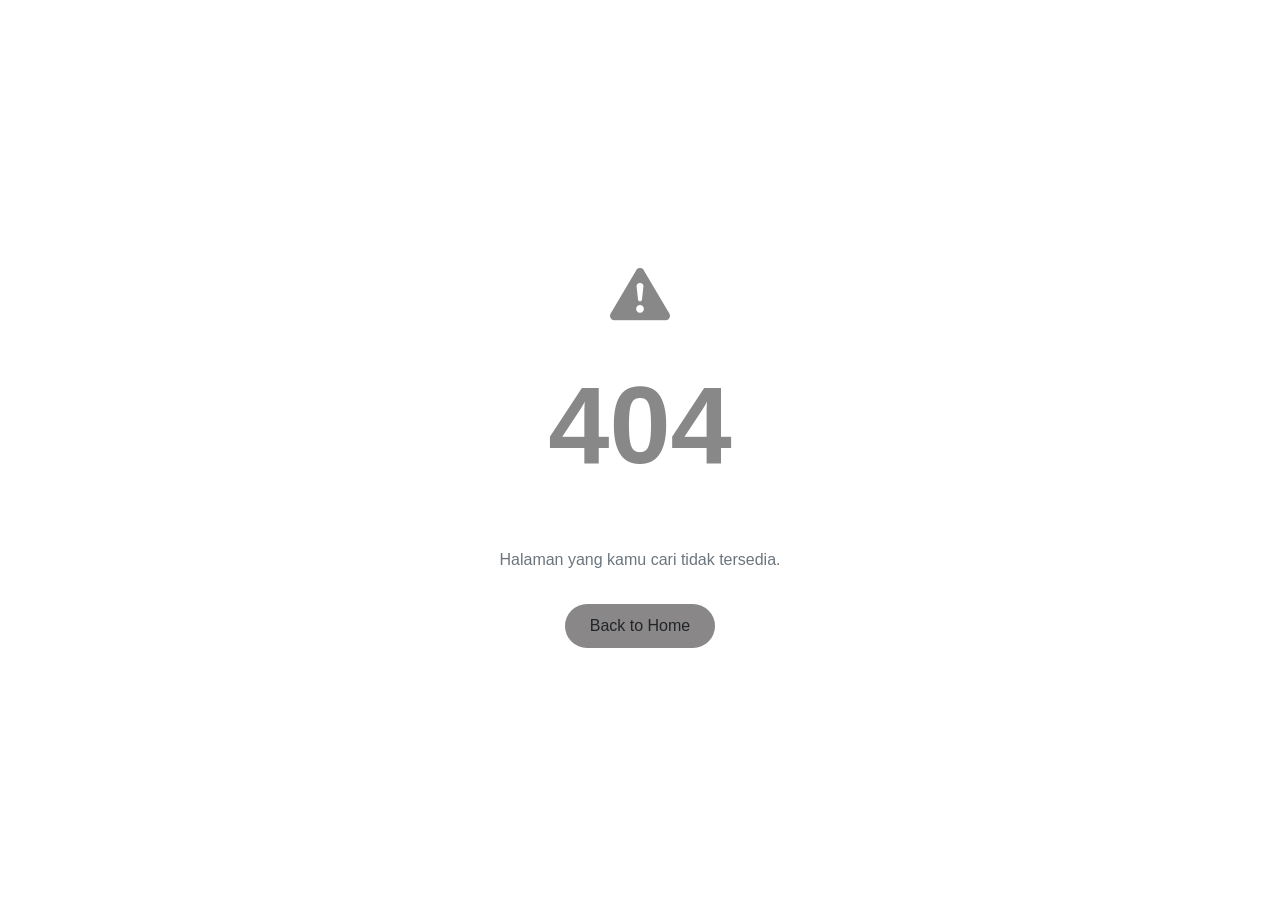
<file: eror.html>
<!DOCTYPE html>
<html lang="en">
<head>
<meta charset="UTF-8">
<meta name="viewport" content="width=device-width, initial-scale=1.0">
<title>404 Error</title>
<link href="https://cdn.jsdelivr.net/npm/bootstrap@5.3.0/dist/css/bootstrap.min.css" rel="stylesheet">
<link href="https://cdn.jsdelivr.net/npm/bootstrap-icons/font/bootstrap-icons.css" rel="stylesheet">
<script src="https://cdn.jsdelivr.net/npm/bootstrap@5.3.0/dist/js/bootstrap.bundle.min.js"></script>

<style>
body {
  height: 100vh;
  display: flex;
  justify-content: center;
  align-items: center;
  background: #ffffff;
  color: white;
  text-align: center;
  font-family: sans-serif;
}
.error-box {
  max-width: 500px;
}
.error-code {
  font-size: 110px;
  font-weight: bold;
  color: #6e6c6ccf;
}
.error-icon {
  font-size: 60px;
  color: #6e6c6ccf;
}
.btn-danger-custom {
  background: #6e6c6ccf;
  border: none;
  border-radius: 30px;
  padding: 10px 25px;
}
.btn-danger-custom:hover {
  background: #6e6c6ccf;
}
</style>
</head>
<body>
<div class="error-box">
  <div class="error-icon">
    <i class="bi bi-exclamation-triangle-fill"></i>
  </div>
  <div class="error-code">404</div>
  <h3>Page Not Found</h3>
  <p class="text-secondary">Halaman yang kamu cari tidak tersedia.</p>
  <a href="index.html" class="btn btn-danger-custom mt-3">
    Back to Home
  </a>
</div>
</body>
</html>
</file>
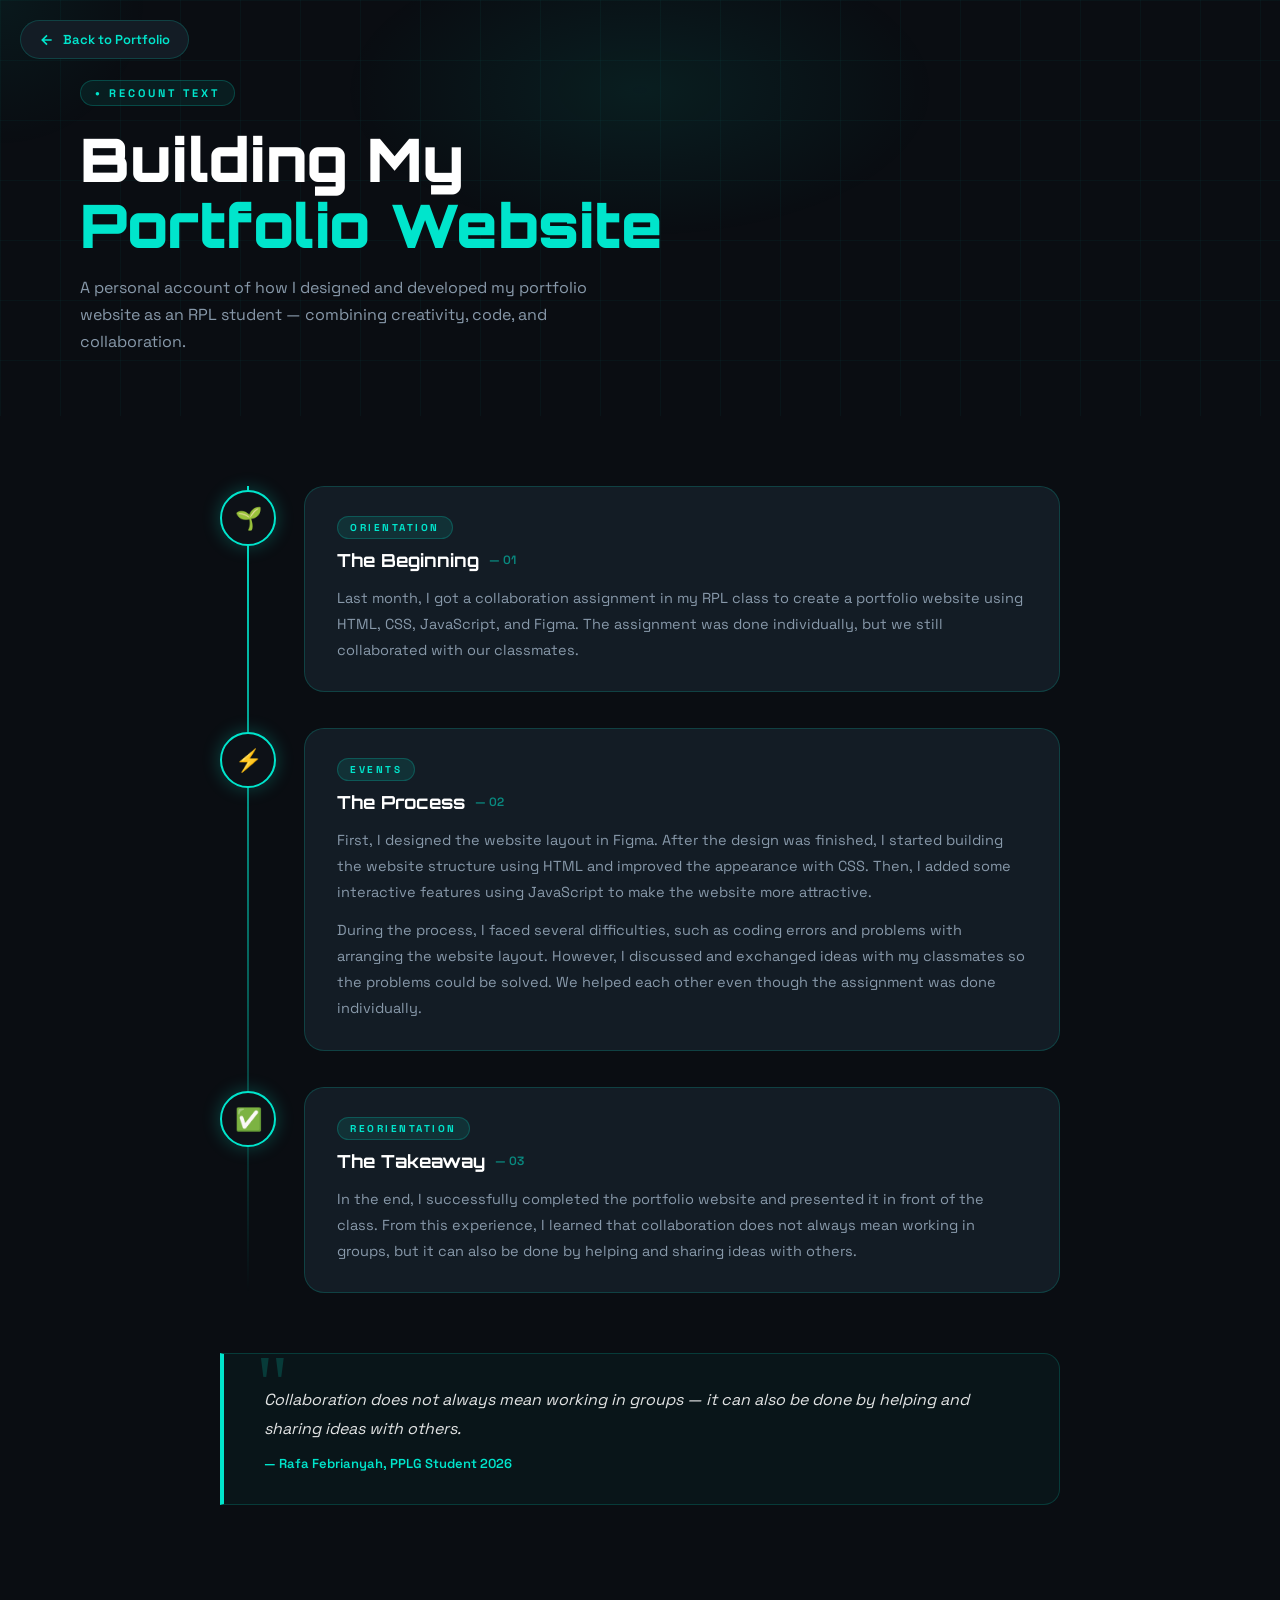
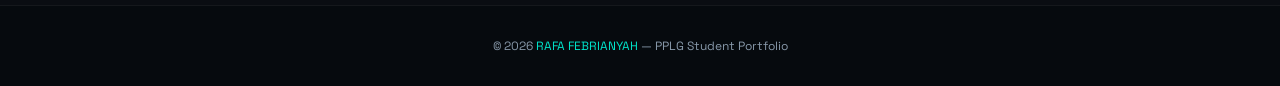
<file: experience.html>
<!DOCTYPE html>
<html lang="id">
<head>
<meta charset="UTF-8">
<meta name="viewport" content="width=device-width, initial-scale=1.0">
<title>My Experience | Rafa Febrianyah</title>
<link href="https://fonts.googleapis.com/css2?family=Orbitron:wght@400;700;900&family=Space+Grotesk:wght@300;400;500;600;700&display=swap" rel="stylesheet">
<style>
  :root {
    --bg:        #0a0d12;
    --bg2:       #0d1117;
    --cyan:      #00e5cc;
    --cyan2:     #00bfa5;
    --white:     #ffffff;
    --gray:      #8899aa;
    --card-bg:   #131c25;
    --card-border: rgba(0,229,204,0.18);
  }

  *, *::before, *::after { margin:0; padding:0; box-sizing:border-box; }
  html { scroll-behavior: smooth; }

  body {
    background: var(--bg);
    color: var(--white);
    font-family: 'Space Grotesk', sans-serif;
    min-height: 100vh;
    overflow-x: hidden;
  }

  /* ---- SCROLL PROGRESS ---- */
  #scroll-progress {
    position: fixed; top:0; left:0;
    height: 2px;
    background: linear-gradient(90deg, var(--cyan), #0066ff, var(--cyan));
    background-size: 200% 100%;
    z-index: 9999; width: 0%;
    box-shadow: 0 0 10px rgba(0,229,204,0.7);
    animation: shimmer 2s linear infinite;
    transition: width 0.1s linear;
  }
  @keyframes shimmer { 0%{background-position:0%} 100%{background-position:200%} }

  /* ---- CURSOR GLOW ---- */
  #cursor-glow {
    position: fixed; width:300px; height:300px; border-radius:50%;
    background: radial-gradient(circle, rgba(0,229,204,0.055) 0%, transparent 70%);
    pointer-events:none; z-index:0;
    transform:translate(-50%,-50%);
    transition: left 0.13s ease, top 0.13s ease;
  }

  /* ---- BACK BUTTON ---- */
  .back-btn {
    position: fixed;
    top: 20px; left: 20px;
    z-index: 500;
    display: flex; align-items: center; gap: 8px;
    background: var(--card-bg);
    border: 1px solid var(--card-border);
    color: var(--cyan);
    text-decoration: none;
    padding: 10px 18px;
    border-radius: 50px;
    font-size: 13px;
    font-weight: 600;
    font-family: 'Space Grotesk', sans-serif;
    transition: all 0.3s cubic-bezier(0.22,1,0.36,1);
    backdrop-filter: blur(8px);
  }
  .back-btn:hover {
    background: rgba(0,229,204,0.1);
    border-color: var(--cyan);
    transform: translateX(-4px);
    box-shadow: 0 0 18px rgba(0,229,204,0.2);
  }
  .back-btn svg { width:16px; height:16px; flex-shrink:0; }

  /* ---- HERO AREA ---- */
  .exp-hero {
    position: relative;
    min-height: 42vh;
    display: flex;
    align-items: flex-end;
    padding: 80px 80px 60px;
    overflow: hidden;
  }

  .exp-hero-grid {
    position: absolute; inset:0;
    background-image:
      linear-gradient(rgba(0,229,204,0.04) 1px, transparent 1px),
      linear-gradient(90deg, rgba(0,229,204,0.04) 1px, transparent 1px);
    background-size: 60px 60px;
    animation: gridBreathe 5s ease-in-out infinite;
    pointer-events: none;
  }
  @keyframes gridBreathe { 0%,100%{opacity:1} 50%{opacity:0.4} }

  .exp-hero-glow {
    position: absolute;
    top: -60px; left: 50%;
    transform: translateX(-50%);
    width: 600px; height: 300px;
    background: radial-gradient(ellipse, rgba(0,229,204,0.08) 0%, transparent 70%);
    pointer-events: none;
  }

  /* floating particles */
  .exp-particles { position:absolute; inset:0; pointer-events:none; overflow:hidden; }
  .exp-particles span {
    position: absolute; width:2px; height:2px;
    background: var(--cyan); border-radius:50%; opacity:0;
    animation: pdrift var(--dur,9s) var(--delay,0s) ease-in-out infinite;
  }
  @keyframes pdrift {
    0%   { opacity:0; transform:translateY(0) scale(0); }
    8%   { opacity:0.8; transform:translateY(-15px) scale(1); }
    90%  { opacity:0.2; }
    100% { opacity:0; transform:translateY(-200px) scale(0.4); }
  }

  .exp-hero-content { position:relative; z-index:1; }

  .exp-tag {
    display: inline-flex; align-items: center; gap: 6px;
    font-size: 11px; font-weight: 700; letter-spacing: 3px;
    text-transform: uppercase; color: var(--cyan);
    background: rgba(0,229,204,0.08);
    border: 1px solid rgba(0,229,204,0.22);
    border-radius: 20px; padding: 5px 14px;
    margin-bottom: 20px;
    animation: fadeUp 0.6s ease both;
  }
  .exp-tag::before { content:'●'; font-size:8px; animation: blink 2s ease-in-out infinite; }
  @keyframes blink { 0%,100%{opacity:1} 50%{opacity:0.2} }

  .exp-hero h1 {
    font-family: 'Orbitron', sans-serif;
    font-size: clamp(32px, 5vw, 60px);
    font-weight: 900;
    line-height: 1.1;
    margin-bottom: 16px;
    animation: fadeUp 0.7s 0.1s ease both;
  }
  .exp-hero h1 span { color: var(--cyan); }

  .exp-hero p {
    font-size: 16px; color: var(--gray);
    max-width: 520px; line-height: 1.7;
    animation: fadeUp 0.7s 0.2s ease both;
  }

  @keyframes fadeUp {
    from { opacity:0; transform:translateY(28px); }
    to   { opacity:1; transform:translateY(0); }
  }

  /* ---- MAIN CONTENT ---- */
  .exp-body {
    padding: 70px 80px 100px;
    position: relative; z-index: 1;
    max-width: 1000px;
    margin: 0 auto;
  }

  /* ---- TIMELINE ---- */
  .timeline {
    position: relative;
    display: flex;
    flex-direction: column;
    gap: 36px;
  }
  .timeline::before {
    content: '';
    position: absolute;
    left: 27px; top:0; bottom:0;
    width: 2px;
    background: linear-gradient(to bottom,
      var(--cyan) 0%,
      rgba(0,229,204,0.4) 60%,
      transparent 100%);
  }

  /* ---- CARD ---- */
  .t-card {
    display: flex;
    gap: 0;
    position: relative;
    opacity: 0;
    transform: translateY(40px);
    transition: opacity 0.7s cubic-bezier(0.22,1,0.36,1),
                transform 0.7s cubic-bezier(0.22,1,0.36,1);
  }
  .t-card.visible { opacity:1; transform:none; }
  .t-card:nth-child(1) { transition-delay: 0.05s; }
  .t-card:nth-child(2) { transition-delay: 0.15s; }
  .t-card:nth-child(3) { transition-delay: 0.25s; }

  .t-dot {
    flex-shrink: 0;
    width: 56px; height: 56px;
    border-radius: 50%;
    display: flex; align-items: center; justify-content: center;
    font-size: 22px;
    border: 2px solid var(--cyan);
    background: var(--bg2);
    box-shadow: 0 0 18px rgba(0,229,204,0.28);
    position: relative; z-index: 2;
    margin-right: 28px;
    flex-shrink: 0;
    align-self: flex-start;
    margin-top: 4px;
    transition: box-shadow 0.3s, transform 0.3s;
  }
  .t-card:hover .t-dot {
    box-shadow: 0 0 28px rgba(0,229,204,0.55);
    transform: scale(1.08);
  }

  .t-content {
    flex: 1;
    background: var(--card-bg);
    border: 1px solid var(--card-border);
    border-radius: 20px;
    padding: 28px 32px;
    position: relative;
    overflow: hidden;
    transition: transform 0.35s cubic-bezier(0.22,1,0.36,1),
                box-shadow 0.35s ease,
                border-color 0.3s;
  }
  .t-content::before {
    content: '';
    position: absolute;
    top: -50%; left: -60%;
    width: 40%; height: 200%;
    background: linear-gradient(105deg,transparent 40%,rgba(0,229,204,0.07) 50%,transparent 60%);
    transform: skewX(-20deg);
    transition: left 0.65s ease;
    pointer-events: none;
  }
  .t-card:hover .t-content {
    transform: translateX(5px);
    box-shadow: 0 14px 40px rgba(0,229,204,0.1);
    border-color: rgba(0,229,204,0.38);
  }
  .t-card:hover .t-content::before { left: 120%; }

  /* arrow pointer */
  .t-content::after {
    content: '';
    position: absolute;
    left: -10px; top: 24px;
    width: 0; height: 0;
    border-top: 9px solid transparent;
    border-bottom: 9px solid transparent;
    border-right: 10px solid var(--card-bg);
    filter: drop-shadow(-2px 0 0 var(--card-border));
  }

  .t-badge {
    display: inline-block;
    font-size: 10px; font-weight: 700;
    letter-spacing: 2.5px; text-transform: uppercase;
    color: var(--cyan);
    background: rgba(0,229,204,0.1);
    border: 1px solid rgba(0,229,204,0.22);
    border-radius: 20px;
    padding: 4px 12px;
    margin-bottom: 10px;
  }

  .t-content h3 {
    font-family: 'Orbitron', sans-serif;
    font-size: 18px; font-weight: 700;
    margin-bottom: 14px;
    display: flex; align-items: center; gap: 10px;
  }
  .t-num {
    font-size: 12px; color: var(--cyan);
    opacity: 0.55; font-family: 'Space Grotesk', sans-serif;
    font-weight: 600;
  }

  .t-content p {
    color: var(--gray);
    font-size: 14.5px;
    line-height: 1.8;
  }
  .t-content p + p { margin-top: 12px; }

  /* ---- HIGHLIGHT QUOTE ---- */
  .exp-quote {
    margin: 60px 0 0;
    padding: 32px 40px;
    background: rgba(0,229,204,0.04);
    border: 1px solid rgba(0,229,204,0.18);
    border-left: 4px solid var(--cyan);
    border-radius: 0 16px 16px 0;
    position: relative;
    opacity: 0;
    transform: translateY(30px);
    transition: opacity 0.7s 0.3s ease, transform 0.7s 0.3s ease;
  }
  .exp-quote.visible { opacity:1; transform:none; }
  .exp-quote::before {
    content: '"';
    position: absolute;
    top: -10px; left: 32px;
    font-size: 80px;
    font-family: Georgia, serif;
    color: var(--cyan);
    opacity: 0.18;
    line-height: 1;
  }
  .exp-quote p {
    font-size: 16px;
    font-style: italic;
    color: var(--white);
    line-height: 1.8;
    opacity: 0.88;
  }
  .exp-quote cite {
    display: block;
    margin-top: 12px;
    font-size: 13px;
    color: var(--cyan);
    font-style: normal;
    font-weight: 600;
  }

  /* ---- FOOTER ---- */
  .exp-footer {
    text-align: center;
    padding: 32px 40px;
    border-top: 1px solid rgba(255,255,255,0.06);
    background: #060a0e;
    font-size: 12px;
    color: var(--gray);
  }
  .exp-footer span { color: var(--cyan); }

  /* ---- REVEAL ---- */
  .reveal {
    opacity: 0;
    transform: translateY(36px);
    transition: opacity 0.75s cubic-bezier(0.22,1,0.36,1),
                transform 0.75s cubic-bezier(0.22,1,0.36,1);
  }
  .reveal.visible { opacity:1; transform:none; }

  /* ---- RESPONSIVE ---- */
  @media (max-width: 768px) {
    .exp-hero  { padding: 80px 24px 48px; }
    .exp-body  { padding: 48px 24px 80px; }
    .t-dot     { width:44px; height:44px; font-size:18px; margin-right:18px; }
    .t-content { padding:20px 22px; }
    .timeline::before { left:21px; }
    .exp-quote { padding:22px 24px; margin-top:40px; }
  }
</style>
</head>
<body>

<!-- Scroll Progress -->
<div id="scroll-progress"></div>
<!-- Cursor Glow -->
<div id="cursor-glow"></div>

<!-- Back Button -->
<a href="index.html" class="back-btn">
  <svg viewBox="0 0 24 24" fill="none" stroke="currentColor" stroke-width="2.5">
    <path d="M19 12H5M12 5l-7 7 7 7"/>
  </svg>
  Back to Portfolio
</a>

<!-- HERO -->
<div class="exp-hero">
  <div class="exp-hero-grid"></div>
  <div class="exp-hero-glow"></div>
  <div class="exp-particles" id="expParticles"></div>
  <div class="exp-hero-content">
    <div class="exp-tag">Recount Text</div>
    <h1>Building My<br><span>Portfolio Website</span></h1>
    <p>A personal account of how I designed and developed my portfolio website as an RPL student — combining creativity, code, and collaboration.</p>
  </div>
</div>

<!-- BODY -->
<div class="exp-body">

  <div class="timeline">

    <!-- 01 ORIENTATION -->
    <div class="t-card">
      <div class="t-dot">🌱</div>
      <div class="t-content">
        <span class="t-badge">Orientation</span>
        <h3>The Beginning <span class="t-num">— 01</span></h3>
        <p>Last month, I got a collaboration assignment in my RPL class to create a portfolio website using HTML, CSS, JavaScript, and Figma. The assignment was done individually, but we still collaborated with our classmates.</p>
      </div>
    </div>

    <!-- 02 EVENTS -->
    <div class="t-card">
      <div class="t-dot">⚡</div>
      <div class="t-content">
        <span class="t-badge">Events</span>
        <h3>The Process <span class="t-num">— 02</span></h3>
        <p>First, I designed the website layout in Figma. After the design was finished, I started building the website structure using HTML and improved the appearance with CSS. Then, I added some interactive features using JavaScript to make the website more attractive.</p>
        <p>During the process, I faced several difficulties, such as coding errors and problems with arranging the website layout. However, I discussed and exchanged ideas with my classmates so the problems could be solved. We helped each other even though the assignment was done individually.</p>
      </div>
    </div>

    <!-- 03 REORIENTATION -->
    <div class="t-card">
      <div class="t-dot">✅</div>
      <div class="t-content">
        <span class="t-badge">Reorientation</span>
        <h3>The Takeaway <span class="t-num">— 03</span></h3>
        <p>In the end, I successfully completed the portfolio website and presented it in front of the class. From this experience, I learned that collaboration does not always mean working in groups, but it can also be done by helping and sharing ideas with others.</p>
      </div>
    </div>

  </div>

  <!-- QUOTE -->
  <blockquote class="exp-quote">
    <p>Collaboration does not always mean working in groups — it can also be done by helping and sharing ideas with others.</p>
    <cite>— Rafa Febrianyah, PPLG Student 2026</cite>
  </blockquote>

</div>

<!-- FOOTER -->
<footer class="exp-footer">
  © 2026 <span>RAFA FEBRIANYAH</span> — PPLG Student Portfolio
</footer>

<script>
  /* ---- Scroll progress ---- */
  const bar = document.getElementById('scroll-progress');
  window.addEventListener('scroll', () => {
    const pct = window.scrollY / (document.body.scrollHeight - window.innerHeight) * 100;
    bar.style.width = pct + '%';
  });

  /* ---- Cursor glow ---- */
  const glow = document.getElementById('cursor-glow');
  document.addEventListener('mousemove', e => {
    glow.style.left = e.clientX + 'px';
    glow.style.top  = e.clientY + 'px';
  });

  /* ---- Particles ---- */
  const pc = document.getElementById('expParticles');
  for (let i = 0; i < 24; i++) {
    const s = document.createElement('span');
    s.style.cssText = `left:${Math.random()*100}%; top:${50+Math.random()*50}%;
      --dur:${6+Math.random()*7}s; --delay:${Math.random()*5}s;`;
    pc.appendChild(s);
  }

  /* ---- Scroll reveal ---- */
  const revealAll = document.querySelectorAll('.t-card, .exp-quote, .reveal');
  const obs = new IntersectionObserver(entries => {
    entries.forEach(e => {
      if (e.isIntersecting) {
        e.target.classList.add('visible');
        obs.unobserve(e.target);
      }
    });
  }, { threshold: 0.12 });
  revealAll.forEach(el => obs.observe(el));
</script>
</body>
</html>
</file>
